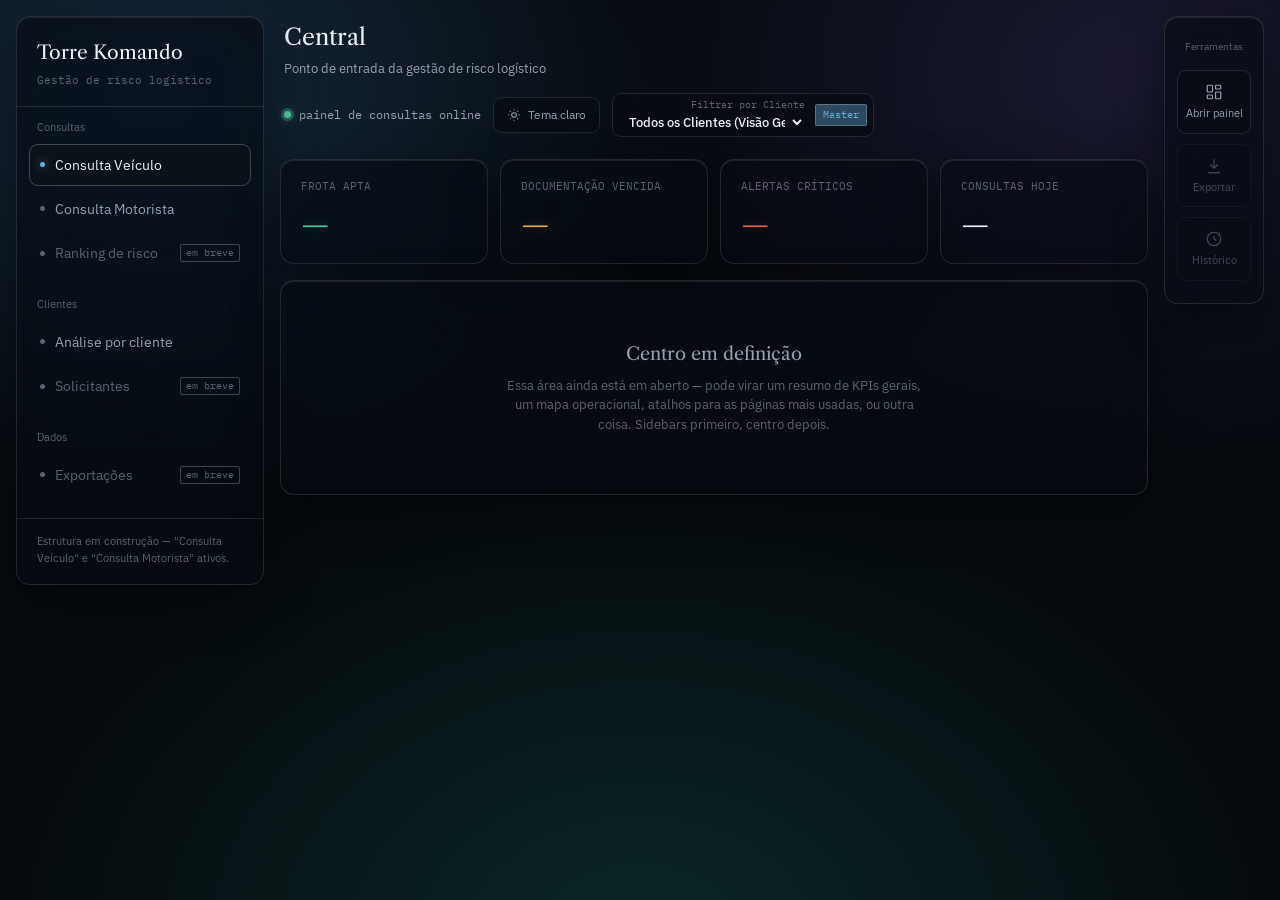
<file: index.html>
<!DOCTYPE html>
<html lang="pt-BR">
<head>
<meta charset="UTF-8">
<meta name="viewport" content="width=device-width, initial-scale=1.0">
<title>Torre Komando · Central</title>
<link rel="preconnect" href="https://fonts.googleapis.com">
<link rel="preconnect" href="https://fonts.gstatic.com" crossorigin>
<link href="https://fonts.googleapis.com/css2?family=Libre+Caslon+Text:ital,wght@0,400;0,700;1,400&family=IBM+Plex+Sans:wght@400;500;600&family=IBM+Plex+Mono:wght@400;500;600&display=swap" rel="stylesheet">
<style>
  :root{
    --mesh-a: rgba(52,102,150,0.32);
    --mesh-b: rgba(31,130,115,0.24);
    --mesh-c: rgba(96,76,168,0.22);
    --bg-deep:#060a0e;

    --text:#EDF2F6;
    --text-muted:#94A2AF;
    --text-dim:#59636E;

    --glass-fill: rgba(9,13,18,0.68);
    --glass-fill-strong: rgba(14,19,25,0.82);
    --glass-border: rgba(255,255,255,0.11);
    --glass-border-strong: rgba(255,255,255,0.22);
    --glass-shadow: 0 20px 50px rgba(0,0,0,0.45);
    --glass-top: rgba(255,255,255,0.08);

    --accent:#66AEDB;
    --accent-glow: rgba(102,174,219,0.38);
    --apto:#4FC79A;
    --apto-glow: rgba(79,199,154,0.32);
    --vencida:#E0AC4E;
    --vencida-glow: rgba(224,172,78,0.3);
    --critical:#E1604E;
    --critical-glow: rgba(225,96,78,0.32);

    --radius:14px;
    --radius-sm:9px;
    --blur:24px;
    --sidebar-w:248px;
    --toolsbar-w:100px;
    --ease:cubic-bezier(.4,0,.2,1);
  }

  html[data-theme="light"]{
    --mesh-a: rgba(150,190,220,0.4);
    --mesh-b: rgba(150,210,190,0.36);
    --mesh-c: rgba(200,190,230,0.32);
    --bg-deep:#EAEEF1;

    --text:#1B2226;
    --text-muted:#57636D;
    --text-dim:#8B939A;

    --glass-fill: rgba(255,255,255,0.82);
    --glass-fill-strong: rgba(255,255,255,0.94);
    --glass-border: rgba(20,30,45,0.11);
    --glass-border-strong: rgba(20,30,45,0.2);
    --glass-shadow: 0 16px 40px rgba(30,40,60,0.14);
    --glass-top: rgba(255,255,255,0.95);

    --accent:#2E76A8;
    --accent-glow: rgba(46,118,168,0.22);
    --apto:#1F8A6C;
    --apto-glow: rgba(31,138,108,0.18);
    --vencida:#A3730F;
    --vencida-glow: rgba(163,115,15,0.18);
    --critical:#B04231;
    --critical-glow: rgba(176,66,49,0.18);
  }

  *{box-sizing:border-box;}
  html,body{margin:0;padding:0;min-height:100%;}
  body{
    background-color:var(--bg-deep);
    background-image:
      radial-gradient(900px 700px at 12% 10%, var(--mesh-a), transparent 60%),
      radial-gradient(900px 700px at 88% 8%, var(--mesh-c), transparent 58%),
      radial-gradient(1100px 800px at 50% 105%, var(--mesh-b), transparent 60%);
    background-attachment:fixed;
    background-repeat:no-repeat;
    animation:meshDrift 44s ease-in-out infinite alternate;
    color:var(--text);
    font-family:'IBM Plex Sans', sans-serif;
    font-size:14px;
    line-height:1.5;
    -webkit-font-smoothing:antialiased;
    transition:background-color .25s var(--ease), color .25s var(--ease);
  }
  @keyframes meshDrift{
    0%{ background-position:0% 0%, 100% 0%, 50% 100%; }
    100%{ background-position:6% 8%, 94% 4%, 46% 96%; }
  }
  @media (prefers-reduced-motion:reduce){
    *{ animation-duration:0.001ms !important; transition-duration:0.001ms !important; }
  }

  h1,h2,h3{ font-family:'Libre Caslon Text', serif; font-weight:400; margin:0; }
  .mono{font-family:'IBM Plex Mono', monospace;}
  a{color:inherit; text-decoration:none;}
  button, select{ font-family:inherit; }
  ::selection{ background:var(--accent-glow); color:var(--text); }
  :focus-visible{ outline:2px solid var(--accent); outline-offset:2px; border-radius:2px; }

  /* ---------- Glass surface (shared language) ---------- */
  .glass{
    background:var(--glass-fill);
    backdrop-filter:blur(var(--blur)) saturate(150%);
    -webkit-backdrop-filter:blur(var(--blur)) saturate(150%);
    border:1px solid var(--glass-border);
    border-radius:var(--radius);
    box-shadow:var(--glass-shadow), inset 0 1px 0 var(--glass-top);
    position:relative;
  }

  /* ---------- Shell ---------- */
  .app-shell{
    display:grid;
    grid-template-columns:var(--sidebar-w) 1fr var(--toolsbar-w);
    gap:16px;
    min-height:100vh;
    padding:16px;
    align-items:start;
  }

  .nav-overlay{
    display:none;
    position:fixed;
    inset:0;
    background:rgba(3,6,9,0.55);
    backdrop-filter:blur(4px);
    -webkit-backdrop-filter:blur(4px);
    z-index:40;
    opacity:0;
    pointer-events:none;
    transition:opacity .25s var(--ease);
  }
  .nav-overlay.open{ opacity:1; pointer-events:auto; }

  /* ---------- Nav sidebar ---------- */
  .nav-sidebar{
    grid-row:1 / 3;
    position:sticky;
    top:16px;
    max-height:calc(100vh - 32px);
    overflow-y:auto;
    padding:22px 0 18px;
    display:flex;
    flex-direction:column;
    scrollbar-width:thin;
  }
  .brand{
    display:flex;
    align-items:center;
    justify-content:space-between;
    gap:12px;
    padding:0 20px 18px;
    margin-bottom:12px;
    border-bottom:1px solid var(--glass-border);
  }
  .brand .mark{ font-family:'Libre Caslon Text', serif; font-size:19px; }
  .brand .sub{ margin-top:4px; font-size:11px; color:var(--text-dim); font-family:'IBM Plex Mono', monospace; }

  .nav-close{
    display:none;
    background:none; border:1px solid var(--glass-border); color:var(--text-muted);
    width:30px; height:30px; border-radius:var(--radius-sm); cursor:pointer;
    align-items:center; justify-content:center; flex-shrink:0;
  }
  .nav-close svg{ width:15px; height:15px; }

  .nav-group{ padding:0 12px; margin-bottom:20px; }
  .nav-group-label{ font-size:11px; color:var(--text-dim); padding:0 8px 8px; }
  .nav-item{
    display:flex; align-items:center; gap:10px;
    padding:10px 10px; margin-bottom:2px;
    border-radius:var(--radius-sm);
    font-size:13.5px; color:var(--text-muted);
    cursor:pointer; border:1px solid transparent;
    transition:background .15s var(--ease), color .15s var(--ease), border-color .15s var(--ease);
  }
  .nav-item .dot{ width:5px; height:5px; border-radius:50%; background:var(--text-dim); flex-shrink:0; transition:background .15s var(--ease), box-shadow .15s var(--ease); }
  .nav-item.active{
    background:var(--glass-fill-strong);
    color:var(--text);
    border-color:var(--glass-border-strong);
  }
  .nav-item.active .dot{ background:var(--accent); box-shadow:0 0 8px 1px var(--accent-glow); }
  .nav-item:hover:not(.disabled){ background:var(--glass-fill-strong); color:var(--text); }
  .nav-item:hover:not(.disabled) .dot{ background:var(--accent); }
  .nav-item.disabled{ color:var(--text-dim); cursor:default; }
  .nav-item.disabled .tag-soon{
    margin-left:auto; font-family:'IBM Plex Mono', monospace; font-size:9.5px;
    color:var(--text-dim); border:1px solid var(--glass-border-strong);
    border-radius:2px; padding:1px 5px;
  }
  .nav-footer{
    margin-top:auto; padding:14px 20px 0;
    border-top:1px solid var(--glass-border);
    font-size:11px; color:var(--text-dim);
  }

  /* ---------- Center column ---------- */
  .center-col{ display:flex; flex-direction:column; gap:16px; min-width:0; }

  .topbar{
    display:flex; justify-content:space-between; align-items:center;
    gap:16px; flex-wrap:wrap; padding:4px 4px 6px;
  }
  .topbar-left{ display:flex; align-items:center; gap:14px; min-width:0; }
  .nav-toggle{
    display:none; background:var(--glass-fill); border:1px solid var(--glass-border);
    color:var(--text-muted); width:36px; height:36px; border-radius:var(--radius-sm);
    cursor:pointer; align-items:center; justify-content:center; flex-shrink:0;
    backdrop-filter:blur(var(--blur));
  }
  .nav-toggle svg{ width:17px; height:17px; }

  .topbar .context h1{ font-size:23px; }
  .topbar .context p{ margin:4px 0 0; font-size:12.5px; color:var(--text-muted); }

  .topbar-right{ display:flex; align-items:center; gap:12px; flex-wrap:wrap; }
  .status{
    display:flex; align-items:center; gap:8px; font-size:12px;
    color:var(--text-muted); font-family:'IBM Plex Mono', monospace; white-space:nowrap;
  }
  .status .led{
    width:7px; height:7px; border-radius:50%; background:var(--apto);
    box-shadow:0 0 0 3px var(--apto-glow), 0 0 10px 1px var(--apto-glow);
  }

  .theme-toggle{
    min-width:40px; height:36px; padding:0 13px;
    background:var(--glass-fill); border:1px solid var(--glass-border);
    color:var(--text-muted); border-radius:var(--radius-sm); cursor:pointer;
    font-size:12px; display:flex; align-items:center; gap:7px;
    backdrop-filter:blur(var(--blur));
    transition:border-color .15s var(--ease), color .15s var(--ease), background .15s var(--ease);
  }
  .theme-toggle:hover{ border-color:var(--glass-border-strong); color:var(--text); background:var(--glass-fill-strong); }
  .theme-toggle svg{ width:14px; height:14px; flex-shrink:0; }

  .client-area{
    display:flex; align-items:center; gap:10px;
    background:var(--glass-fill); border:1px solid var(--glass-border);
    padding:4px 6px 4px 12px; border-radius:var(--radius-sm);
    backdrop-filter:blur(var(--blur));
    min-width:0;
  }
  .client-info{ display:flex; flex-direction:column; align-items:flex-end; min-width:0; }
  .client-label{ font-size:9.5px; font-family:'IBM Plex Mono', monospace; color:var(--text-dim); }
  .client-select{
    background:transparent; border:none; color:var(--text);
    font-size:13px; font-weight:500; cursor:pointer; outline:none;
    padding-right:4px; max-width:180px;
  }
  .client-select option{ background:#141A20; color:var(--text); }
  html[data-theme="light"] .client-select option{ background:#F4F1EA; color:var(--text); }
  .client-badge{
    font-size:9.5px; font-family:'IBM Plex Mono', monospace;
    background:var(--accent-glow); color:var(--accent);
    border:1px solid var(--glass-border-strong);
    padding:3px 7px; border-radius:2px; flex-shrink:0;
    transition:background .15s var(--ease), color .15s var(--ease);
  }

  /* ---------- Center content ---------- */
  .kpi-row{
    display:grid;
    grid-template-columns:repeat(auto-fit, minmax(160px, 1fr));
    gap:12px;
  }
  .kpi{ padding:18px 20px; }
  .kpi .kpi-label{ font-size:11px; color:var(--text-dim); font-family:'IBM Plex Mono', monospace; margin-bottom:10px; }
  .kpi .kpi-value{ font-family:'Libre Caslon Text', serif; font-size:27px; }
  .kpi .kpi-value.apto{ color:var(--apto); text-shadow:0 0 10px var(--apto-glow); }
  .kpi .kpi-value.vencida{ color:var(--vencida); text-shadow:0 0 10px var(--vencida-glow); }
  .kpi .kpi-value.critical{ color:var(--critical); text-shadow:0 0 10px var(--critical-glow); }

  .center-placeholder{ padding:60px 32px; text-align:center; color:var(--text-dim); }
  .center-placeholder h2{ font-size:18px; color:var(--text-muted); margin-bottom:8px; }
  .center-placeholder p{ font-size:13px; max-width:420px; margin:0 auto; }

  /* ---------- Tools sidebar ---------- */
  .tools-sidebar{
    grid-column:3 / 4; grid-row:1 / 3;
    position:sticky; top:16px; max-height:calc(100vh - 32px);
    padding:22px 12px; display:flex; flex-direction:column;
    align-items:center; gap:10px; overflow-y:auto;
  }
  .tools-label{ font-size:10px; color:var(--text-dim); margin-bottom:6px; text-align:center; }
  .tool-btn{
    width:100%; display:flex; flex-direction:column; align-items:center; gap:6px;
    padding:12px 6px; border-radius:var(--radius-sm);
    border:1px solid var(--glass-border); background:var(--glass-fill);
    color:var(--text-muted); font-size:10.5px; text-align:center; cursor:pointer; line-height:1.3;
    transition:border-color .15s var(--ease), color .15s var(--ease), transform .15s var(--ease), background .15s var(--ease);
  }
  .tool-btn svg{ width:18px; height:18px; stroke:var(--text-muted); transition:stroke .15s var(--ease); }
  .tool-btn:hover{ border-color:var(--glass-border-strong); color:var(--text); transform:translateY(-1px); background:var(--glass-fill-strong); }
  .tool-btn:hover svg{ stroke:var(--accent); }
  .tool-btn.disabled{ opacity:.4; cursor:default; }
  .tool-btn.disabled:hover{ border-color:var(--glass-border); color:var(--text-muted); transform:none; background:var(--glass-fill); }
  .tool-btn.disabled:hover svg{ stroke:var(--text-muted); }

  /* ---------- Responsive ---------- */
  @media (max-width:1080px){
    :root{ --toolsbar-w:80px; }
    .tool-btn span{ display:none; }
    .tool-btn{ padding:10px 4px; }
  }

  @media (max-width:900px){
    .app-shell{ grid-template-columns:1fr var(--toolsbar-w); }
    .nav-sidebar{
      position:fixed; top:16px; left:16px; bottom:16px;
      width:min(280px, calc(82vw - 32px));
      max-height:none;
      z-index:50;
      transform:translateX(calc(-100% - 32px));
      transition:transform .3s var(--ease);
    }
    .nav-sidebar.open{ transform:translateX(0); }
    .nav-close{ display:flex; }
    .nav-overlay{ display:block; }
    .nav-toggle{ display:flex; }
    .center-col{ grid-column:1; }
    .tools-sidebar{ grid-column:2; }
  }

  @media (max-width:640px){
    :root{ --toolsbar-w:60px; --radius:11px; --blur:18px; }
    .app-shell{ padding:12px; gap:10px; }
    .nav-sidebar{ top:12px; left:12px; bottom:12px; }
    .topbar{ padding:2px 2px 4px; }
    .topbar-right{ width:100%; justify-content:space-between; }
    .client-area{ flex:1; min-width:0; }
    .client-info{ flex:1; min-width:0; }
    .client-select{ max-width:none; width:100%; }
    .theme-toggle span{ display:none; }
    .theme-toggle{ min-width:36px; padding:0; justify-content:center; }
    .status span:not(.led){ display:none; }
    .center-placeholder{ padding:40px 18px; }
    .tools-sidebar{ padding:16px 6px; gap:8px; top:12px; max-height:calc(100vh - 24px); }
    .tools-label{ display:none; }
    .tool-btn{ padding:9px 2px; font-size:9px; }
    .tool-btn svg{ width:16px; height:16px; }
  }
</style>
</head>
<body>

<div class="nav-overlay" id="navOverlay"></div>

<div class="app-shell">

  <nav class="nav-sidebar glass" id="navSidebar">
    <div class="brand">
      <div>
        <div class="mark">Torre Komando</div>
        <div class="sub">Gestão de risco logístico</div>
      </div>
      <button class="nav-close" id="navClose" type="button" aria-label="Fechar menu">
        <svg viewBox="0 0 24 24" fill="none" stroke="currentColor" stroke-width="1.8"><path d="M18 6 6 18M6 6l12 12"/></svg>
      </button>
    </div>

    <div class="nav-group">
      <div class="nav-group-label">Consultas</div>
      <a class="nav-item active" href="analise_veiculo.html">
        <span class="dot"></span> Consulta Veículo
      </a>
      <a class="nav-item" href="analise_motorista.html">
        <span class="dot"></span> Consulta Motorista
      </a>
      <div class="nav-item disabled">
        <span class="dot"></span> Ranking de risco <span class="tag-soon">em breve</span>
      </div>
    </div>

    <div class="nav-group">
      <div class="nav-group-label">Clientes</div>
      <a class="nav-item" href="analise_cliente.html">
        <span class="dot"></span> Análise por cliente
      </a>
      <div class="nav-item disabled">
        <span class="dot"></span> Solicitantes <span class="tag-soon">em breve</span>
      </div>
    </div>

    <div class="nav-group">
      <div class="nav-group-label">Dados</div>
      <div class="nav-item disabled">
        <span class="dot"></span> Exportações <span class="tag-soon">em breve</span>
      </div>
    </div>

    <div class="nav-footer">
      Estrutura em construção — "Consulta Veículo" e "Consulta Motorista" ativos.
    </div>
  </nav>

  <div class="center-col">
    <header class="topbar">
      <div class="topbar-left">
        <button class="nav-toggle" id="navToggle" type="button" aria-label="Abrir menu">
          <svg viewBox="0 0 24 24" fill="none" stroke="currentColor" stroke-width="1.8"><path d="M4 6h16M4 12h16M4 18h16"/></svg>
        </button>
        <div class="context">
          <h1>Central</h1>
          <p>Ponto de entrada da gestão de risco logístico</p>
        </div>
      </div>

      <div class="topbar-right">
        <div class="status">
          <span class="led"></span> <span>painel de consultas online</span>
        </div>

        <button class="theme-toggle" id="theme-toggle" type="button" aria-label="Alternar tema">
          <svg id="tt-icon" viewBox="0 0 24 24" fill="none" stroke="currentColor" stroke-width="1.8"></svg>
          <span id="tt-label">Tema claro</span>
        </button>

        <div class="client-area">
          <div class="client-info">
            <span class="client-label">Filtrar por Cliente</span>
            <select class="client-select" id="clientSelect" onchange="updateClientBadge(this)">
              <option value="all" data-role="Master">Todos os Clientes (Visão Geral)</option>
              <option value="log-br" data-role="Cliente">Logística Brasil S/A</option>
              <option value="trans-express" data-role="Cliente">TransExpress Cargas</option>
              <option value="vallee-log" data-role="Cliente">Vallée Logística</option>
            </select>
          </div>
          <span class="client-badge" id="roleBadge">Master</span>
        </div>
      </div>
    </header>

    <main class="kpi-row">
      <div class="kpi glass">
        <div class="kpi-label">FROTA APTA</div>
        <div class="kpi-value apto">—</div>
      </div>
      <div class="kpi glass">
        <div class="kpi-label">DOCUMENTAÇÃO VENCIDA</div>
        <div class="kpi-value vencida">—</div>
      </div>
      <div class="kpi glass">
        <div class="kpi-label">ALERTAS CRÍTICOS</div>
        <div class="kpi-value critical">—</div>
      </div>
      <div class="kpi glass">
        <div class="kpi-label">CONSULTAS HOJE</div>
        <div class="kpi-value">—</div>
      </div>
    </main>

    <div class="center-placeholder glass">
      <h2>Centro em definição</h2>
      <p>Essa área ainda está em aberto — pode virar um resumo de KPIs gerais, um mapa operacional, atalhos para as páginas mais usadas, ou outra coisa. Sidebars primeiro, centro depois.</p>
    </div>
  </div>

  <aside class="tools-sidebar glass">
    <div class="tools-label">Ferramentas</div>
    <a class="tool-btn" href="analise_veiculo.html">
      <svg viewBox="0 0 24 24" fill="none" stroke-width="1.6"><rect x="3" y="3" width="7" height="9" rx="1"/><rect x="14" y="3" width="7" height="5" rx="1"/><rect x="14" y="12" width="7" height="9" rx="1"/><rect x="3" y="16" width="7" height="5" rx="1"/></svg>
      <span>Abrir painel</span>
    </a>
    <div class="tool-btn disabled">
      <svg viewBox="0 0 24 24" fill="none" stroke-width="1.6"><path d="M12 3v12"/><path d="M7 10l5 5 5-5"/><path d="M4 21h16"/></svg>
      <span>Exportar</span>
    </div>
    <div class="tool-btn disabled">
      <svg viewBox="0 0 24 24" fill="none" stroke-width="1.6"><circle cx="12" cy="12" r="9"/><path d="M12 8v4l3 2"/></svg>
      <span>Histórico</span>
    </div>
  </aside>

</div>

<script>
  // Tema
  const themeToggle = document.getElementById('theme-toggle');
  const ttIcon = document.getElementById('tt-icon');
  const ttLabel = document.getElementById('tt-label');
  const sunPath = '<circle cx="12" cy="12" r="4"/><path d="M12 2v2M12 20v2M4.9 4.9l1.4 1.4M17.7 17.7l1.4 1.4M2 12h2M20 12h2M4.9 19.1l1.4-1.4M17.7 6.3l1.4-1.4"/>';
  const moonPath = '<path d="M20 14.5A8.5 8.5 0 1 1 9.5 4a7 7 0 0 0 10.5 10.5Z"/>';

  let savedTheme = 'dark';
  try { savedTheme = localStorage.getItem('torre-theme') || 'dark'; } catch(e) {}
  document.documentElement.dataset.theme = savedTheme;

  function updateThemeButton(){
    const isDark = document.documentElement.dataset.theme === 'dark';
    ttLabel.textContent = isDark ? 'Tema claro' : 'Tema escuro';
    ttIcon.innerHTML = isDark ? sunPath : moonPath;
  }
  themeToggle.addEventListener('click', () => {
    document.documentElement.dataset.theme = document.documentElement.dataset.theme === 'dark' ? 'light' : 'dark';
    try { localStorage.setItem('torre-theme', document.documentElement.dataset.theme); } catch(e) {}
    updateThemeButton();
  });
  updateThemeButton();

  // Filtro de cliente
  function updateClientBadge(select) {
    const selectedOption = select.options[select.selectedIndex];
    const role = selectedOption.getAttribute('data-role');
    const badge = document.getElementById('roleBadge');
    badge.textContent = role;
    if (role === 'Master') {
      badge.style.background = 'var(--accent-glow)';
      badge.style.color = 'var(--accent)';
    } else {
      badge.style.background = 'var(--apto-glow)';
      badge.style.color = 'var(--apto)';
    }
  }

  // Menu mobile
  const navSidebar = document.getElementById('navSidebar');
  const navToggle = document.getElementById('navToggle');
  const navClose = document.getElementById('navClose');
  const navOverlay = document.getElementById('navOverlay');
  function openNav(){ navSidebar.classList.add('open'); navOverlay.classList.add('open'); navToggle.setAttribute('aria-expanded','true'); }
  function closeNav(){ navSidebar.classList.remove('open'); navOverlay.classList.remove('open'); navToggle.setAttribute('aria-expanded','false'); }
  navToggle.addEventListener('click', openNav);
  navClose.addEventListener('click', closeNav);
  navOverlay.addEventListener('click', closeNav);
  document.addEventListener('keydown', (e) => { if (e.key === 'Escape') closeNav(); });
</script>

</body>
</html>
</file>
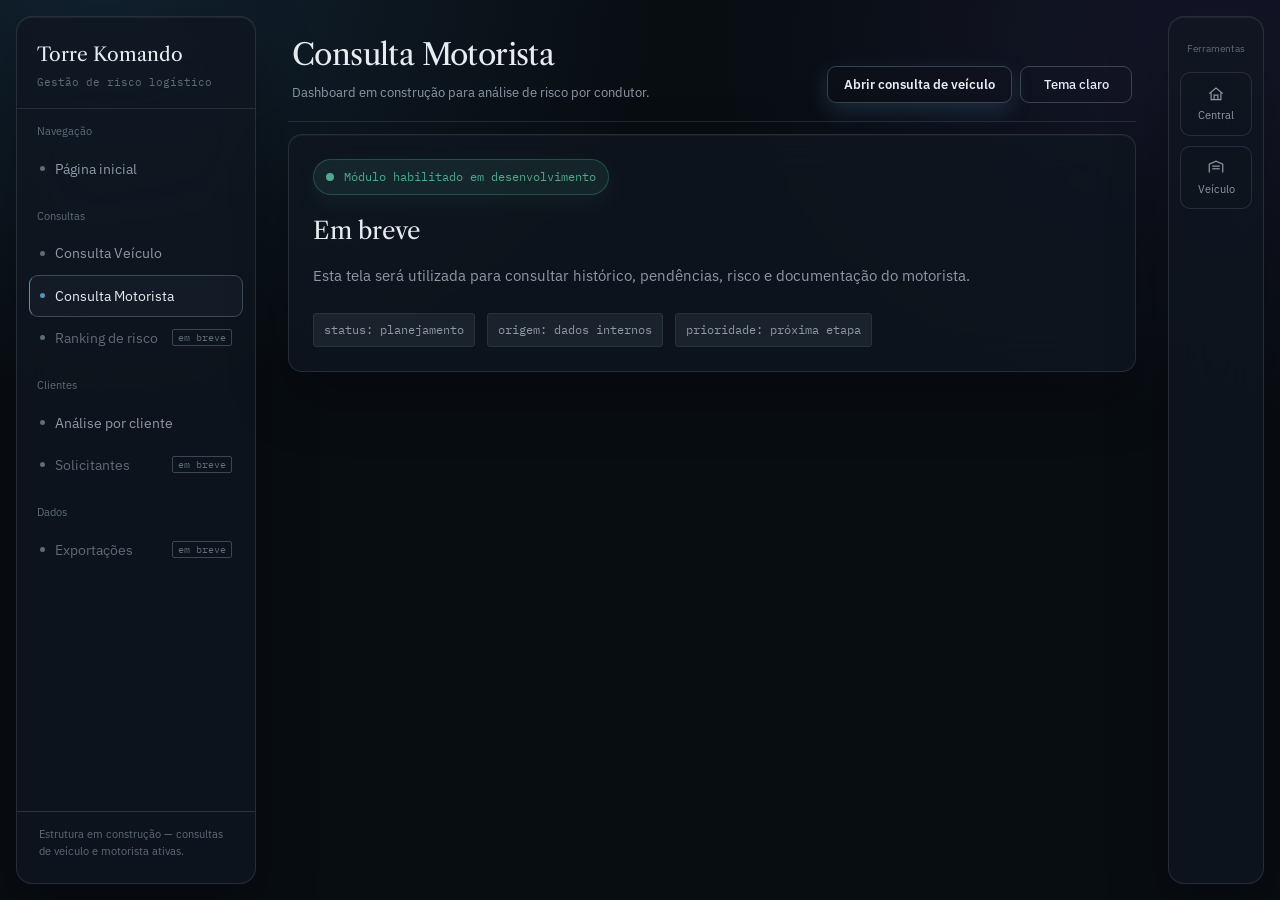
<file: analise_motorista.html>
<!DOCTYPE html>
<html lang="pt-BR">
<head>
  <meta charset="UTF-8">
  <meta name="viewport" content="width=device-width, initial-scale=1.0">
  <title>Torre Komando · Consulta Motorista</title>
  <link rel="preconnect" href="https://fonts.googleapis.com">
  <link rel="preconnect" href="https://fonts.gstatic.com" crossorigin>
  <link href="https://fonts.googleapis.com/css2?family=Libre+Caslon+Text:ital,wght@0,400;0,700;1,400&family=IBM+Plex+Sans:wght@400;500;600&family=IBM+Plex+Mono:wght@400;500;600&display=swap" rel="stylesheet">
  <style>
    :root{
      --bg:#0E1318;
      --panel:#141B22;
      --panel-alt:#1A222B;
      --sidebar:#10161C;
      --line:#28323D;
      --line-strong:#3A4653;
      --text:#E7ECF1;
      --text-muted:#8D99A8;
      --text-dim:#5E6B78;
      --accent:#5B8FB9;
      --apto:#4FA98C;
      --vencida:#D9A441;
      --critical:#C1473B;
      --radius:3px;
      --sidebar-w:240px;
      --toolsbar-w:96px;
    }
    html[data-theme="light"]{
      --bg:#F4F1EA; --panel:#FFFDF8; --panel-alt:#EAE5DB; --sidebar:#E5DED1;
      --line:#D2C8B9; --line-strong:#B5A895; --text:#20262B; --text-muted:#59636A;
      --text-dim:#7A746A; --accent:#2F6F8F; --apto:#247A65; --vencida:#A86D12; --critical:#A63D35;
    }
    *{box-sizing:border-box;}
    html,body{margin:0;padding:0;height:100%;}
    body{
      background:var(--bg);
      color:var(--text);
      font-family:'IBM Plex Sans', sans-serif;
      font-size:14px;
      line-height:1.5;
      -webkit-font-smoothing:antialiased;
    }
    h1,h2,h3{font-family:'Libre Caslon Text', serif; font-weight:400; margin:0;}
    a{color:inherit; text-decoration:none;}
    .theme-toggle{min-width:112px; padding:7px 10px;}
    .app-shell{
      display:grid;
      grid-template-columns:var(--sidebar-w) 1fr var(--toolsbar-w);
      min-height:100vh;
    }
    .nav-sidebar{
      grid-row:1 / 3;
      background:var(--sidebar);
      border-right:1px solid var(--line);
      padding:24px 0;
      display:flex;
      flex-direction:column;
    }
    .brand{padding:0 22px 22px; margin-bottom:14px; border-bottom:1px solid var(--line);}
    .brand .mark{font-family:'Libre Caslon Text', serif; font-size:19px; color:var(--text);}
    .brand .sub{margin-top:4px; font-size:11px; color:var(--text-dim); font-family:'IBM Plex Mono', monospace;}
    .nav-group{padding:0 14px; margin-bottom:22px;}
    .nav-group-label{font-size:11px; color:var(--text-dim); padding:0 8px 8px;}
    .nav-item{
      display:flex; align-items:center; gap:10px;
      padding:9px 8px; border-radius:var(--radius); border-left:2px solid transparent;
      color:var(--text-muted); font-size:13.5px;
    }
    .nav-item .dot{width:5px; height:5px; border-radius:50%; background:var(--text-dim);}
    .nav-item.active{background:var(--panel-alt); color:var(--text); border-left-color:var(--accent);}
    .nav-item.active .dot{background:var(--accent);}
    .nav-item.disabled{color:var(--text-dim);}
    .tag-soon{margin-left:auto; font:9.5px 'IBM Plex Mono', monospace; border:1px solid var(--line-strong); border-radius:2px; padding:1px 5px;}
    .nav-footer{margin-top:auto; padding:14px 22px 0; border-top:1px solid var(--line); font-size:11px; color:var(--text-dim);}
    .main{
      grid-column:2 / 3;
      padding:32px;
    }
    .topbar{
      display:flex; justify-content:space-between; align-items:flex-end; gap:18px; margin-bottom:26px;
      padding-bottom:16px; border-bottom:1px solid var(--line);
    }
    .topbar h1{font-size:30px;}
    .topbar p{margin:6px 0 0; color:var(--text-muted); font-size:13px;}
    .actions{display:flex; gap:10px; flex-wrap:wrap;}
    button{
      font-family:'IBM Plex Sans', sans-serif; font-size:13px; font-weight:500;
      background:var(--panel-alt); color:var(--text); border:1px solid var(--line-strong);
      border-radius:var(--radius); padding:9px 16px; cursor:pointer;
    }
    button.primary{background:var(--accent); border-color:var(--accent); color:#0E1318; font-weight:600;}
    .panel{
      background:var(--panel);
      border:1px solid var(--line);
      border-radius:var(--radius);
      padding:28px;
      max-width:860px;
    }
    .status-box{
      display:inline-flex; align-items:center; gap:10px; padding:8px 12px; border-radius:999px;
      background:rgba(79,169,140,0.12); border:1px solid rgba(79,169,140,0.3); color:var(--apto);
      font-family:'IBM Plex Mono', monospace; font-size:12px; margin-bottom:18px;
    }
    .status-dot{width:8px; height:8px; border-radius:50%; background:var(--apto);}
    .placeholder{
      display:grid; gap:16px;
    }
    .placeholder h2{font-size:24px;}
    .placeholder p{margin:0; color:var(--text-muted); font-size:15px;}
    .meta{
      display:flex; flex-wrap:wrap; gap:12px; margin-top:10px;
    }
    .meta span{
      background:var(--panel-alt); border:1px solid var(--line); padding:7px 10px; border-radius:var(--radius);
      color:var(--text-muted); font-size:12px; font-family:'IBM Plex Mono', monospace;
    }
    .tools-sidebar{
      grid-column:3 / 4; grid-row:1 / 3; background:var(--sidebar); border-left:1px solid var(--line); padding:24px 12px; display:flex; flex-direction:column; align-items:center; gap:10px;
    }
    .tools-label{font-size:10px; color:var(--text-dim); margin-bottom:6px; text-align:center;}
    .tool-btn{
      width:72px; display:flex; flex-direction:column; align-items:center; gap:6px; padding:12px 6px; border:1px solid var(--line); border-radius:var(--radius); background:var(--panel); color:var(--text-muted); font-size:10.5px; text-align:center; line-height:1.3;
    }
    .tool-btn svg{width:18px; height:18px; stroke:var(--text-muted);}
    @media (max-width:980px){
      .app-shell{grid-template-columns:1fr;}
      .nav-sidebar{grid-row:1; border-right:none; border-bottom:1px solid var(--line); flex-direction:row; flex-wrap:wrap; padding:14px;}
      .brand,.nav-footer{display:none;}
      .nav-group{margin-bottom:0;}
      .main,.tools-sidebar{grid-column:1;}
      .tools-sidebar{grid-row:3; flex-direction:row; border-left:none; border-top:1px solid var(--line); overflow-x:auto;}
      .topbar{flex-direction:column; align-items:flex-start;}
    }
  </style>
    <link rel="stylesheet" href="modern-ui.css">
  </head>
  <body class="legacy-page">
  <div class="app-shell">
    <nav class="nav-sidebar">
      <div class="brand">
        <div class="mark">Torre Komando</div>
        <div class="sub">Gestão de risco logístico</div>
      </div>
      <div class="nav-group">
        <div class="nav-group-label">Navegação</div>
        <a class="nav-item" href="index.html"><span class="dot"></span> Página inicial</a>
      </div>
      <div class="nav-group">
        <div class="nav-group-label">Consultas</div>
        <a class="nav-item" href="analise_veiculo.html"><span class="dot"></span> Consulta Veículo</a>
        <a class="nav-item active" href="analise_motorista.html"><span class="dot"></span> Consulta Motorista</a>
        <div class="nav-item disabled"><span class="dot"></span> Ranking de risco <span class="tag-soon">em breve</span></div>
      </div>
      <div class="nav-group">
        <div class="nav-group-label">Clientes</div>
        <a class="nav-item" href="analise_cliente.html"><span class="dot"></span> Análise por cliente</a>
        <div class="nav-item disabled"><span class="dot"></span> Solicitantes <span class="tag-soon">em breve</span></div>
      </div>
      <div class="nav-group">
        <div class="nav-group-label">Dados</div>
        <div class="nav-item disabled"><span class="dot"></span> Exportações <span class="tag-soon">em breve</span></div>
      </div>
      <div class="nav-footer">Estrutura em construção — consultas de veículo e motorista ativas.</div>
    </nav>

    <main class="main">
      <header class="topbar">
        <div>
          <h1>Consulta Motorista</h1>
          <p>Dashboard em construção para análise de risco por condutor.</p>
        </div>
        <div class="actions">
          <button class="primary" type="button" onclick="window.location.href='analise_veiculo.html'">Abrir consulta de veículo</button>
          <button class="theme-toggle" id="theme-toggle" type="button" aria-label="Alternar tema">Tema claro</button>
        </div>
      </header>

      <section class="panel">
        <div class="status-box"><span class="status-dot"></span> Módulo habilitado em desenvolvimento</div>
        <div class="placeholder">
          <h2>Em breve</h2>
          <p>Esta tela será utilizada para consultar histórico, pendências, risco e documentação do motorista.</p>
          <div class="meta">
            <span>status: planejamento</span>
            <span>origem: dados internos</span>
            <span>prioridade: próxima etapa</span>
          </div>
        </div>
      </section>
    </main>

    <aside class="tools-sidebar">
      <div class="tools-label">Ferramentas</div>
      <a class="tool-btn" href="index.html">
        <svg viewBox="0 0 24 24" fill="none" stroke-width="1.6"><path d="M3 11.5 12 4l9 7.5"/><path d="M5.5 10v9.5h13V10"/><path d="M9.5 19.5v-6h5v6"/></svg>
        Central
      </a>
      <a class="tool-btn" href="analise_veiculo.html">
        <svg viewBox="0 0 24 24" fill="none" stroke-width="1.6"><path d="M3 18V7l9-4 9 4v11"/><path d="M7 9.5h10"/><path d="M7 13h10"/></svg>
        Veículo
      </a>
    </aside>
  </div>
  <script>
    const themeToggle = document.getElementById('theme-toggle');
    document.documentElement.dataset.theme = localStorage.getItem('torre-theme') || 'dark';
    function updateThemeButton(){ themeToggle.textContent = document.documentElement.dataset.theme === 'dark' ? 'Tema claro' : 'Tema escuro'; }
    themeToggle.addEventListener('click', () => { document.documentElement.dataset.theme = document.documentElement.dataset.theme === 'dark' ? 'light' : 'dark'; localStorage.setItem('torre-theme', document.documentElement.dataset.theme); updateThemeButton(); });
    updateThemeButton();
  </script>
</body>
</html>
</file>
<file: modern-ui.css>
/* Shared visual language for the operational views. */
.legacy-page{
  --modern-bg:#080d12;
  --modern-panel:rgba(16,23,31,.78);
  --modern-panel-strong:rgba(21,30,40,.9);
  --modern-border:rgba(157,181,202,.16);
  --modern-border-strong:rgba(157,181,202,.3);
  --modern-shadow:0 24px 60px rgba(0,0,0,.28);
  background:
    radial-gradient(850px 600px at 8% 0%,rgba(52,112,160,.2),transparent 65%),
    radial-gradient(800px 600px at 95% 5%,rgba(75,61,142,.18),transparent 62%),
    var(--modern-bg);
  color:var(--text);
}
html[data-theme="light"] .legacy-page{--modern-bg:#e9eef1;--modern-panel:rgba(255,255,255,.76);--modern-panel-strong:rgba(255,255,255,.94);--modern-border:rgba(34,56,75,.14);--modern-border-strong:rgba(34,56,75,.25);--modern-shadow:0 20px 50px rgba(43,61,78,.14)}
.legacy-page,
.legacy-page button,
.legacy-page select,
.legacy-page input,
.legacy-page textarea{color:var(--text)}
.legacy-page button,
.legacy-page select,
.legacy-page input,
.legacy-page textarea{background:var(--glass-fill-strong)}
.legacy-page .tool-btn svg,
.legacy-page .nav-toggle svg,
.legacy-page .nav-close svg{stroke:var(--text-muted)}
.legacy-page .shell,.legacy-page .app-shell{gap:16px;padding:16px;min-height:100vh}
.legacy-page .nav-sidebar,.legacy-page .tools-sidebar,.legacy-page .panel,.legacy-page .kpi,.legacy-page .grid,.legacy-page .filters,.legacy-page .topbar,.legacy-page .kpis{
  border-color:var(--modern-border);
}
.legacy-page .nav-sidebar,.legacy-page .tools-sidebar{
  background:var(--modern-panel);
  border:1px solid var(--modern-border);
  border-radius:16px;
  box-shadow:var(--modern-shadow),inset 0 1px 0 rgba(255,255,255,.06);
  backdrop-filter:blur(24px) saturate(140%);
  -webkit-backdrop-filter:blur(24px) saturate(140%);
}
.legacy-page .nav-sidebar{position:sticky;top:16px;max-height:calc(100vh - 32px);overflow-y:auto}
.legacy-page .tools-sidebar{position:sticky;top:16px;max-height:calc(100vh - 32px);overflow-y:auto}
.legacy-page .brand{padding:0 20px 18px;border-color:var(--modern-border)}
.legacy-page .nav-group{padding:0 12px;margin-bottom:18px}
.legacy-page .nav-item{padding:10px;border:1px solid transparent;border-radius:9px;transition:.2s ease}
.legacy-page .nav-item:hover:not(.disabled){background:var(--modern-panel-strong);border-color:var(--modern-border)}
.legacy-page .nav-item.active{background:var(--modern-panel-strong);border-color:var(--modern-border-strong);border-left-color:var(--accent)}
.legacy-page .main,.legacy-page main{padding:8px 16px 24px}
.legacy-page .topbar{padding:8px 4px 18px;margin-bottom:0}
.legacy-page .topbar h1{letter-spacing:-.02em}
.legacy-page .actions{gap:8px}
.legacy-page button,.legacy-page select,.legacy-page input{
  border-color:var(--modern-border-strong);
  border-radius:9px;
  transition:border-color .2s ease,background .2s ease,transform .2s ease;
}
.legacy-page button:hover,.legacy-page select:hover{background:var(--modern-panel-strong);border-color:var(--accent)}
.legacy-page button.primary{box-shadow:0 8px 22px rgba(102,174,219,.18)}
.legacy-page .panel,.legacy-page .kpi,.legacy-page .grid,.legacy-page .filters,.legacy-page .kpis{
  background:var(--modern-panel);
  box-shadow:var(--modern-shadow),inset 0 1px 0 rgba(255,255,255,.04);
  backdrop-filter:blur(20px) saturate(135%);
  -webkit-backdrop-filter:blur(20px) saturate(135%);
}
.legacy-page .panel{border-radius:14px;margin:12px 0;padding:24px}
.legacy-page .filters{border-radius:14px;padding:16px 18px;margin:12px 0}
.legacy-page .kpis{border-radius:14px;overflow:hidden;margin:12px 0}
.legacy-page .kpi{padding:20px}
.legacy-page .kpi strong,.legacy-page .kpi .value{letter-spacing:-.03em}
.legacy-page .grid{border-radius:14px;overflow:hidden;margin-top:12px}
.legacy-page .grid .panel{border-radius:0;box-shadow:none;background:transparent;margin:0}
.legacy-page table tbody tr{transition:background .15s ease}
.legacy-page table tbody tr:hover{background:rgba(102,174,219,.08)}
.legacy-page .tool-btn{border-radius:10px;background:var(--modern-panel);border-color:var(--modern-border);transition:.2s ease}
.legacy-page .tool-btn:hover{background:var(--modern-panel-strong);border-color:var(--accent);transform:translateY(-1px)}
.legacy-page .status-box{box-shadow:0 8px 24px rgba(79,169,140,.08)}
.legacy-page :focus-visible{outline:2px solid var(--accent);outline-offset:3px}
@media (max-width:980px){
  .legacy-page .shell,.legacy-page .app-shell{padding:12px;display:block}
  .legacy-page .nav-sidebar,.legacy-page .tools-sidebar{position:static;max-height:none;border-radius:14px}
  .legacy-page .main,.legacy-page main{padding:12px 0 20px}
  .legacy-page .topbar{padding:4px 4px 16px}
  .legacy-page .panel{padding:20px}
}
@media (prefers-reduced-motion:reduce){
  .legacy-page *{transition:none!important}
}
</file>
